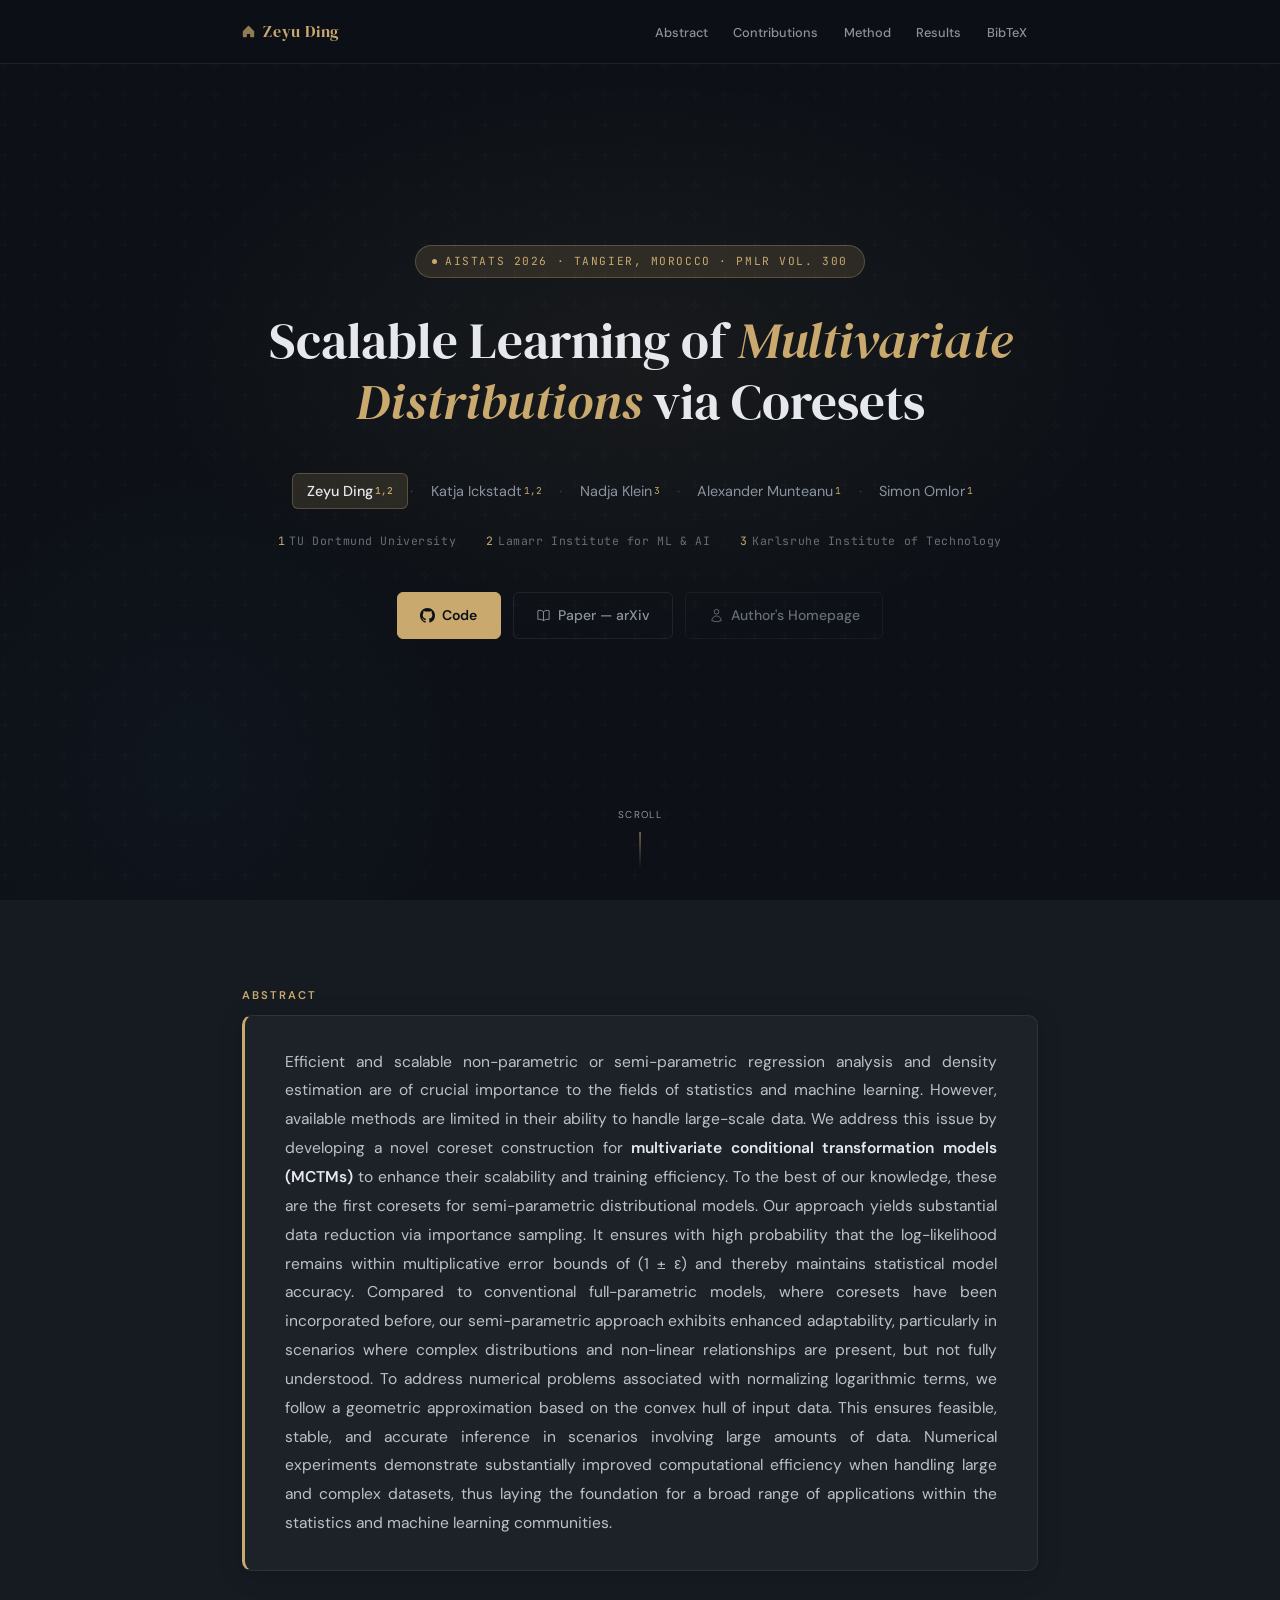
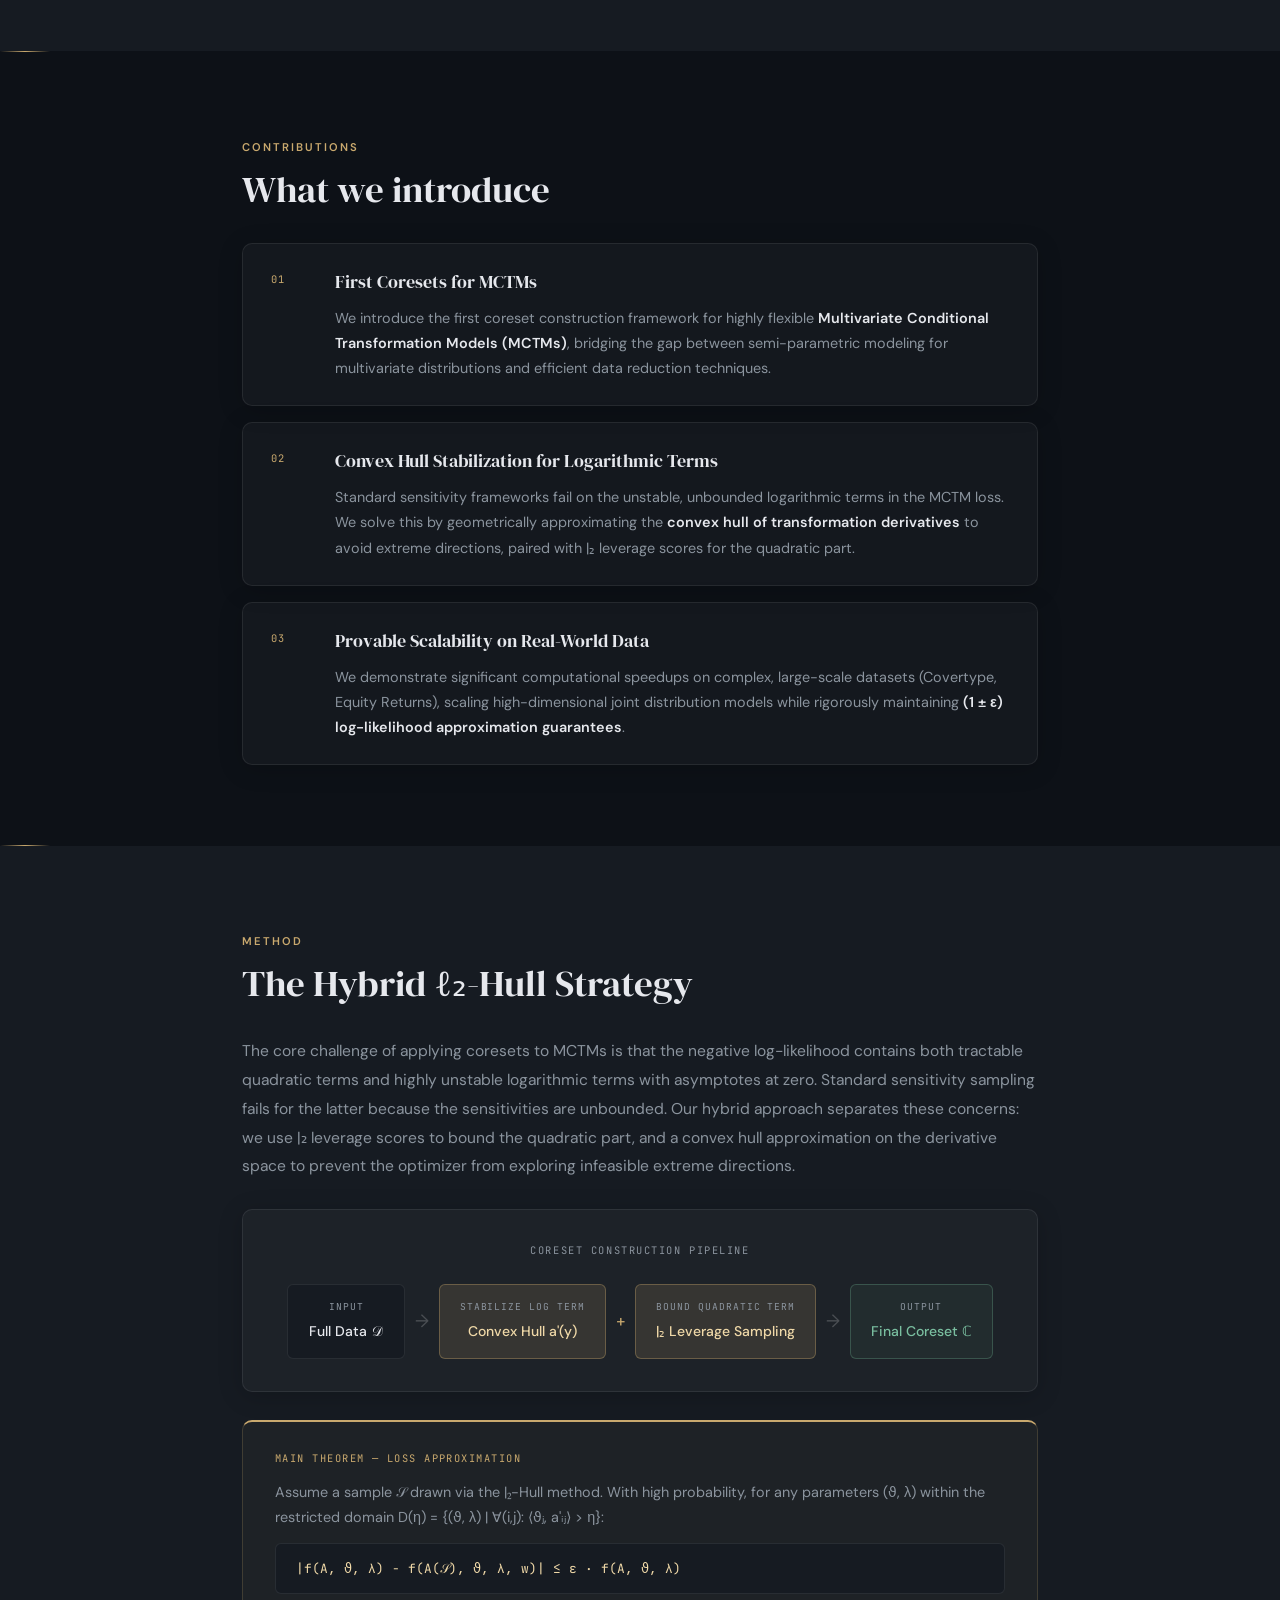
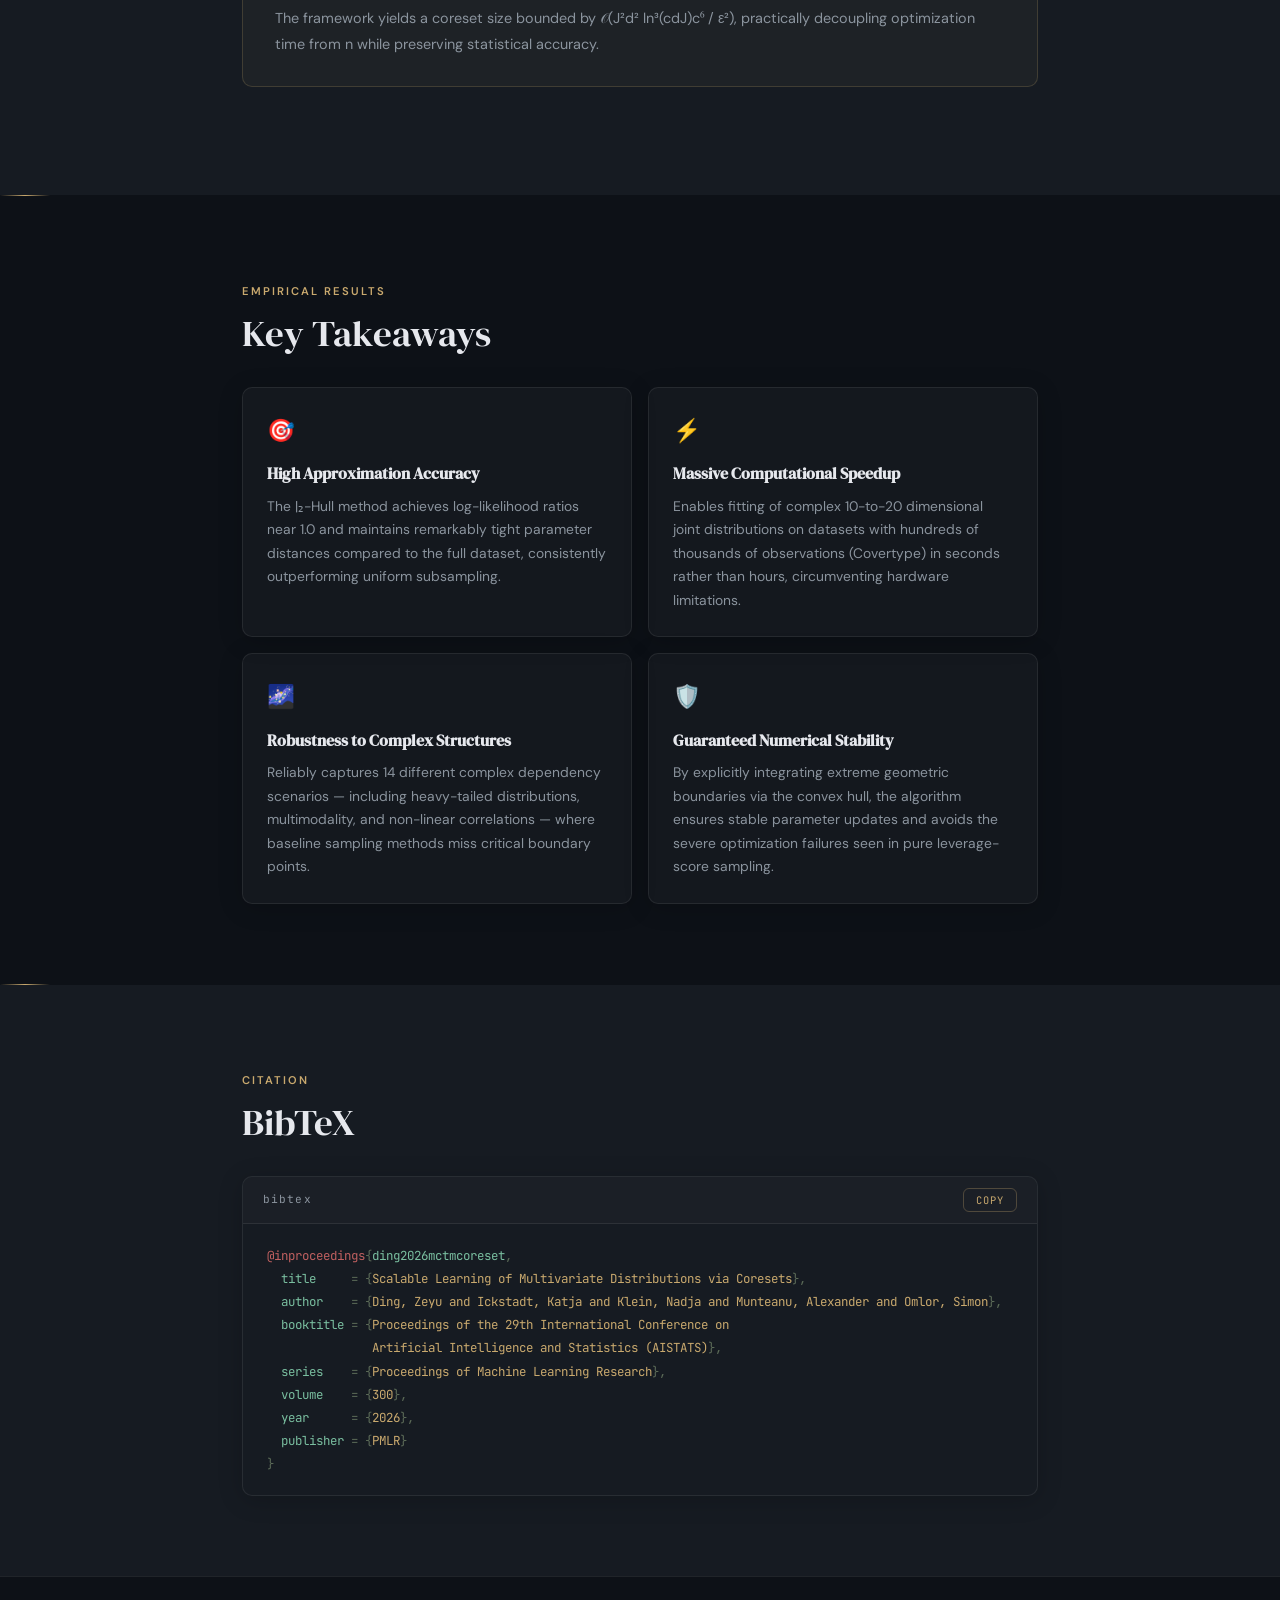
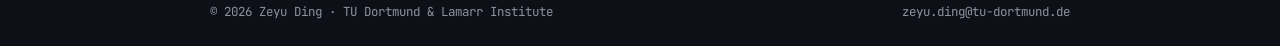
<file: mctmcoreset/index.html>
<!DOCTYPE html>
<html lang="en">
<head>
  <meta charset="UTF-8" />
  <meta name="viewport" content="width=device-width, initial-scale=1.0" />
  <meta name="description" content="Scalable Learning of Multivariate Distributions via Coresets — AISTATS 2026" />
  <title>Scalable Learning of Multivariate Distributions via Coresets</title>
  <link href="https://fonts.googleapis.com/css2?family=DM+Serif+Display:ital@0;1&family=DM+Sans:wght@300;400;500;600&family=JetBrains+Mono:wght@400;500&display=swap" rel="stylesheet" />

  <style>
    /* ── Design tokens (mirrored from main site) ── */
    :root {
      --bg-dark:       #0d1117;
      --bg-dark2:      #161b22;
      --bg-light:      #f7f6f3;
      --text-primary:  #e6e8ed;
      --text-muted:    #8b949e;
      --text-dark:     #1c2130;
      --accent:        #c9a96e;
      --accent-light:  #f0d9a8;
      --accent-dim:    rgba(201,169,110,0.15);
      --border-dark:   rgba(255,255,255,0.08);
      --nav-h:         64px;
      --radius:        10px;
      --radius-sm:     6px;
      --shadow:        0 4px 24px rgba(0,0,0,0.18);
      --shadow-lg:     0 12px 48px rgba(0,0,0,0.25);
      --transition:    0.25s cubic-bezier(0.4,0,0.2,1);
      --mono:          'JetBrains Mono', monospace;
      --serif:         'DM Serif Display', serif;
      --sans:          'DM Sans', sans-serif;
    }

    *, *::before, *::after { box-sizing: border-box; margin: 0; padding: 0; }
    html { scroll-behavior: smooth; font-size: 16px; }
    body {
      font-family: var(--sans);
      background: var(--bg-dark);
      color: var(--text-primary);
      line-height: 1.7;
      overflow-x: hidden;
    }
    a { color: inherit; text-decoration: none; }
    img { max-width: 100%; display: block; }

    .container { max-width: 860px; margin: 0 auto; padding: 0 2rem; }

    /* ── Nav ── */
    #navbar {
      position: fixed; top: 0; left: 0; right: 0; z-index: 100;
      height: var(--nav-h);
      background: rgba(13,17,23,0.92);
      backdrop-filter: blur(12px);
      border-bottom: 1px solid var(--border-dark);
      display: flex; align-items: center;
    }
    .nav-inner {
      max-width: 860px; margin: 0 auto; padding: 0 2rem;
      width: 100%; display: flex; align-items: center; justify-content: space-between;
    }
    .nav-logo {
      font-family: var(--serif); font-size: 1rem;
      color: var(--accent); letter-spacing: 0.05em;
      display: flex; align-items: center; gap: 0.5rem;
    }
    .nav-logo svg { width: 13px; height: 13px; opacity: 0.7; }
    .nav-links { display: flex; gap: 0.2rem; list-style: none; }
    .nav-links a {
      font-size: 0.8rem; font-weight: 500;
      color: rgba(230,232,237,0.6);
      padding: 0.35rem 0.7rem; border-radius: var(--radius-sm);
      transition: color var(--transition), background var(--transition);
    }
    .nav-links a:hover { color: var(--accent); }

    /* ── Hero ── */
    header {
      min-height: 100vh;
      background: var(--bg-dark);
      background-image:
        radial-gradient(ellipse 55% 45% at 50% 40%, rgba(201,169,110,0.06) 0%, transparent 70%),
        radial-gradient(ellipse 35% 55% at 15% 85%, rgba(60,100,160,0.05) 0%, transparent 60%);
      display: flex; align-items: center;
      padding: var(--nav-h) 2rem 5rem;
      position: relative; overflow: hidden; text-align: center;
    }
    header::before {
      content: ''; position: absolute; inset: 0;
      background-image: url("data:image/svg+xml,%3Csvg width='60' height='60' viewBox='0 0 60 60' xmlns='http://www.w3.org/2000/svg'%3E%3Cg fill='none' fill-rule='evenodd'%3E%3Cg fill='%23ffffff' fill-opacity='0.012'%3E%3Cpath d='M36 34v-4h-2v4h-4v2h4v4h2v-4h4v-2h-4zm0-30V0h-2v4h-4v2h4v4h2V6h4V4h-4zM6 34v-4H4v4H0v2h4v4h2v-4h4v-2H6zM6 4V0H4v4H0v2h4v4h2V6h4V4H6z'/%3E%3C/g%3E%3C/g%3E%3C/svg%3E");
      pointer-events: none;
    }
    .hero-inner { max-width: 760px; margin: 0 auto; position: relative; z-index: 1; }

    .venue-badge {
      display: inline-flex; align-items: center; gap: 0.5rem;
      font-family: var(--mono); font-size: 0.7rem; letter-spacing: 0.14em; text-transform: uppercase;
      color: var(--accent); border: 1px solid rgba(201,169,110,0.3);
      padding: 6px 16px; border-radius: 100px; background: var(--accent-dim); margin-bottom: 2rem;
    }
    .venue-badge::before { content: ''; width: 5px; height: 5px; background: var(--accent); border-radius: 50%; }

    h1 {
      font-family: var(--serif); font-size: clamp(2rem, 5vw, 3.2rem); font-weight: 400;
      line-height: 1.2; color: var(--text-primary); margin-bottom: 2.5rem;
    }
    h1 em { font-style: italic; color: var(--accent); }

    .authors {
      display: flex; flex-wrap: wrap; justify-content: center;
      gap: 0.35rem 0.15rem; margin-bottom: 1.25rem;
    }
    .author-chip {
      display: inline-flex; align-items: center;
      font-size: 0.9rem; color: var(--text-muted);
      padding: 5px 14px; border: 1px solid transparent;
      border-radius: var(--radius-sm); transition: all var(--transition);
    }
    .author-chip:hover {
      color: var(--text-primary); border-color: var(--border-dark);
      background: rgba(255,255,255,0.04);
    }
    .author-chip.me {
      color: var(--text-primary); border-color: rgba(201,169,110,0.3);
      background: var(--accent-dim); font-weight: 500;
    }
    .author-chip sup { font-size: 0.6rem; color: var(--accent); font-family: var(--mono); margin-left: 2px; }
    .author-sep { color: rgba(255,255,255,0.15); align-self: center; }

    .affiliations {
      font-family: var(--mono); font-size: 0.72rem;
      color: rgba(139,148,158,0.7); letter-spacing: 0.05em; margin-bottom: 2.5rem; line-height: 2;
    }
    .affiliations span { color: var(--accent); margin-right: 4px; }

    .actions { display: flex; flex-wrap: wrap; justify-content: center; gap: 0.75rem; }
    .btn {
      display: inline-flex; align-items: center; gap: 7px;
      font-family: var(--sans); font-size: 0.875rem; font-weight: 500;
      padding: 0.65rem 1.4rem; border-radius: var(--radius-sm);
      transition: all var(--transition); cursor: pointer;
    }
    .btn svg { width: 15px; height: 15px; flex-shrink: 0; }
    .btn-primary {
      background: var(--accent); color: var(--bg-dark);
      border: 1px solid var(--accent); font-weight: 600;
    }
    .btn-primary:hover { background: var(--accent-light); border-color: var(--accent-light); transform: translateY(-1px); }
    .btn-secondary {
      background: transparent; color: var(--text-muted); border: 1px solid var(--border-dark);
    }
    .btn-secondary:hover { color: var(--accent); border-color: rgba(201,169,110,0.35); background: var(--accent-dim); transform: translateY(-1px); }
    .btn-ghost {
      background: transparent; color: rgba(139,148,158,0.7); border: 1px solid rgba(255,255,255,0.05);
    }
    .btn-ghost:hover { color: var(--text-muted); border-color: var(--border-dark); }

    .hero-scroll {
      position: absolute; bottom: 2rem; left: 50%; transform: translateX(-50%);
      display: flex; flex-direction: column; align-items: center; gap: 0.5rem;
    }
    .hero-scroll span { font-size: 0.62rem; letter-spacing: 0.15em; text-transform: uppercase; color: var(--text-muted); }
    .scroll-line {
      width: 1px; height: 36px;
      background: linear-gradient(to bottom, var(--accent), transparent);
      animation: scrollPulse 2s ease-in-out infinite;
    }
    @keyframes scrollPulse { 0%,100% { opacity: 0.3; } 50% { opacity: 1; } }

    /* ── Sections ── */
    section { padding: 5rem 0; }
    .section-dark  { background: var(--bg-dark); }
    .section-dark2 { background: var(--bg-dark2); }

    .section-tag {
      display: inline-block; font-size: 0.7rem; font-weight: 600;
      letter-spacing: 0.18em; text-transform: uppercase; color: var(--accent); margin-bottom: 0.6rem;
    }
    h2 {
      font-family: var(--serif); font-size: clamp(1.7rem, 3vw, 2.3rem); font-weight: 400;
      color: var(--text-primary); line-height: 1.2; margin-bottom: 2rem;
    }

    /* ── Abstract ── */
    .abstract-block {
      background: rgba(255,255,255,0.03); border: 1px solid var(--border-dark);
      border-left: 3px solid var(--accent);
      padding: 2rem 2.5rem; border-radius: var(--radius); box-shadow: var(--shadow);
    }
    .abstract-block p {
      font-size: 0.975rem; color: rgba(230,232,237,0.8); line-height: 1.85; text-align: justify;
    }
    .abstract-block strong { color: var(--text-primary); font-weight: 600; }

    /* ── Contributions ── */
    .contrib-stack { display: flex; flex-direction: column; gap: 1rem; }
    .contrib-item {
      display: grid; grid-template-columns: 44px 1fr; gap: 1.25rem;
      background: rgba(255,255,255,0.03); border: 1px solid var(--border-dark);
      border-radius: var(--radius); padding: 1.5rem 1.75rem; box-shadow: var(--shadow);
      transition: background var(--transition), border-color var(--transition), transform var(--transition);
      opacity: 0; transform: translateY(14px);
    }
    .contrib-item.visible { opacity: 1; transform: none; }
    .contrib-item:hover { background: rgba(201,169,110,0.05); border-color: rgba(201,169,110,0.2); transform: translateY(-2px); }
    .contrib-num { font-family: var(--mono); font-size: 0.65rem; color: var(--accent); letter-spacing: 0.1em; padding-top: 3px; }
    .contrib-title { font-family: var(--serif); font-size: 1.1rem; color: var(--text-primary); margin-bottom: 0.5rem; }
    .contrib-desc { font-size: 0.9rem; color: var(--text-muted); line-height: 1.75; }
    .contrib-desc strong { color: var(--text-primary); font-weight: 600; }

    /* ── Method ── */
    .method-intro { font-size: 0.975rem; color: var(--text-muted); line-height: 1.85; margin-bottom: 1.75rem; }
    .method-diagram {
      background: rgba(255,255,255,0.03); border: 1px solid var(--border-dark);
      border-radius: var(--radius); padding: 2rem; box-shadow: var(--shadow); margin: 1.75rem 0;
    }
    .diagram-label {
      font-family: var(--mono); font-size: 0.65rem; letter-spacing: 0.15em; text-transform: uppercase;
      color: var(--text-muted); text-align: center; margin-bottom: 1.5rem;
    }
    .diagram-flow { display: flex; align-items: center; justify-content: center; flex-wrap: wrap; }
    .diag-node {
      background: var(--bg-dark2); border: 1px solid var(--border-dark);
      padding: 0.9rem 1.25rem; border-radius: var(--radius-sm); text-align: center; min-width: 118px;
    }
    .diag-node.highlight { border-color: rgba(201,169,110,0.35); background: var(--accent-dim); }
    .diag-node.result { border-color: rgba(100,160,130,0.35); background: rgba(100,160,130,0.08); }
    .diag-node-label {
      font-family: var(--mono); font-size: 0.6rem; letter-spacing: 0.1em; text-transform: uppercase;
      color: var(--text-muted); margin-bottom: 4px;
    }
    .diag-node-title { font-size: 0.875rem; font-weight: 500; color: var(--text-primary); }
    .diag-node.highlight .diag-node-title { color: var(--accent-light); }
    .diag-node.result .diag-node-title { color: #7abfa0; }
    .diag-arrow { font-size: 18px; color: rgba(255,255,255,0.2); padding: 0 0.6rem; flex-shrink: 0; }
    .diag-plus { font-size: 16px; color: var(--accent); padding: 0 0.6rem; font-family: var(--mono); flex-shrink: 0; }

    .theorem {
      background: rgba(201,169,110,0.05); border: 1px solid rgba(201,169,110,0.2);
      border-top: 2px solid var(--accent); padding: 1.75rem 2rem;
      border-radius: var(--radius); margin: 1.75rem 0;
    }
    .theorem-label {
      font-family: var(--mono); font-size: 0.65rem; letter-spacing: 0.14em;
      text-transform: uppercase; color: var(--accent); margin-bottom: 0.75rem;
    }
    .theorem p { font-size: 0.9rem; color: var(--text-muted); line-height: 1.8; margin-bottom: 0.75rem; }
    .theorem p:last-child { margin-bottom: 0; }
    .theorem .math {
      font-family: var(--mono); font-size: 0.8rem; background: var(--bg-dark2);
      border: 1px solid var(--border-dark); padding: 0.85rem 1.25rem; margin: 0.75rem 0;
      border-radius: var(--radius-sm); color: var(--accent-light); overflow-x: auto;
    }

    /* ── Results ── */
    .result-grid { display: grid; grid-template-columns: 1fr 1fr; gap: 1rem; }
    @media (max-width: 580px) { .result-grid { grid-template-columns: 1fr; } }
    .result-card {
      background: rgba(255,255,255,0.03); border: 1px solid var(--border-dark);
      border-radius: var(--radius); padding: 1.5rem; box-shadow: var(--shadow);
      transition: background var(--transition), border-color var(--transition), transform var(--transition);
      opacity: 0; transform: translateY(14px);
    }
    .result-card.visible { opacity: 1; transform: none; }
    .result-card:hover { background: rgba(201,169,110,0.05); border-color: rgba(201,169,110,0.2); transform: translateY(-2px); }
    .result-icon { font-size: 1.4rem; margin-bottom: 0.65rem; }
    .result-card h4 { font-family: var(--serif); font-size: 1rem; color: var(--text-primary); margin-bottom: 0.45rem; }
    .result-card p { font-size: 0.865rem; color: var(--text-muted); line-height: 1.7; }

    /* ── BibTeX ── */
    .bibtex-block {
      background: var(--bg-dark2); border: 1px solid var(--border-dark);
      border-radius: var(--radius); overflow: hidden; box-shadow: var(--shadow);
    }
    .bibtex-header {
      display: flex; align-items: center; justify-content: space-between;
      padding: 0.7rem 1.25rem; border-bottom: 1px solid var(--border-dark);
      background: rgba(255,255,255,0.02);
    }
    .bibtex-header span { font-family: var(--mono); font-size: 0.7rem; color: var(--text-muted); letter-spacing: 0.1em; }
    .copy-btn {
      font-family: var(--mono); font-size: 0.65rem; letter-spacing: 0.1em; text-transform: uppercase;
      color: var(--accent); background: none; border: 1px solid rgba(201,169,110,0.3);
      padding: 4px 12px; border-radius: var(--radius-sm); cursor: pointer; transition: all var(--transition);
    }
    .copy-btn:hover { background: var(--accent-dim); }
    .bibtex-code {
      padding: 1.25rem 1.5rem; font-family: var(--mono); font-size: 0.78rem;
      color: #5c6b58; line-height: 1.85; white-space: pre; overflow-x: auto;
    }
    .bibtex-code .at  { color: #c06060; }
    .bibtex-code .key { color: #7abfa0; }
    .bibtex-code .val { color: var(--accent); }

    /* ── Divider ── */
    .divider {
      width: 50px; height: 1px;
      background: linear-gradient(90deg, transparent, var(--accent), transparent);
      margin: 0 auto;
    }

    /* ── Footer ── */
    footer { background: var(--bg-dark); border-top: 1px solid var(--border-dark); padding: 1.5rem 2rem; }
    .footer-inner {
      max-width: 860px; margin: 0 auto; display: flex; justify-content: space-between;
      font-size: 0.78rem; color: var(--text-muted); font-family: var(--mono);
    }
    footer a { transition: color var(--transition); }
    footer a:hover { color: var(--accent); }

    /* ── Animations ── */
    @keyframes fadeUp { from { opacity:0; transform:translateY(20px); } to { opacity:1; transform:none; } }
    .fade-up { opacity: 0; animation: fadeUp 0.65s cubic-bezier(0.22,1,0.36,1) forwards; }
    .fade-up:nth-child(1) { animation-delay: 0.1s; }
    .fade-up:nth-child(2) { animation-delay: 0.22s; }
    .fade-up:nth-child(3) { animation-delay: 0.34s; }
    .fade-up:nth-child(4) { animation-delay: 0.46s; }
    .fade-up:nth-child(5) { animation-delay: 0.58s; }

    @media (max-width: 540px) {
      .nav-links { display: none; }
      header { padding-top: calc(var(--nav-h) + 1rem); }
      .abstract-block { padding: 1.5rem; }
      .contrib-item { grid-template-columns: 1fr; }
      .footer-inner { flex-direction: column; gap: 0.3rem; text-align: center; }
    }
  </style>
</head>
<body>

<nav id="navbar">
  <div class="nav-inner">
    <a class="nav-logo" href="https://zeyudsai.github.io">
      <svg viewBox="0 0 16 16" fill="currentColor"><path d="M7.293 1.293a1 1 0 011.414 0l6 6A1 1 0 0115 8v6a1 1 0 01-1 1h-3a1 1 0 01-1-1v-3H6v3a1 1 0 01-1 1H2a1 1 0 01-1-1V8a1 1 0 01.293-.707l6-6z"/></svg>
      Zeyu Ding
    </a>
    <ul class="nav-links">
      <li><a href="#abstract">Abstract</a></li>
      <li><a href="#contributions">Contributions</a></li>
      <li><a href="#method">Method</a></li>
      <li><a href="#results">Results</a></li>
      <li><a href="#bibtex">BibTeX</a></li>
    </ul>
  </div>
</nav>

<header>
  <div class="hero-inner">
    <div class="fade-up">
      <div class="venue-badge">AISTATS 2026 · Tangier, Morocco · PMLR Vol. 300</div>
    </div>
    <div class="fade-up">
      <h1>Scalable Learning of <em>Multivariate Distributions</em> via Coresets</h1>
    </div>
    <div class="fade-up">
      <div class="authors">
        <a class="author-chip me" href="https://zeyudsai.github.io">Zeyu Ding<sup>1,2</sup></a>
        <span class="author-sep">·</span>
        <a class="author-chip" href="https://biometrie.statistik.tu-dortmund.de/lehrstuhl/team/prof-dr-katja-ickstadt/">Katja Ickstadt<sup>1,2</sup></a>
        <span class="author-sep">·</span>
        <a class="author-chip" href="https://www.kleinlab.de/subpages_team/klein.html">Nadja Klein<sup>3</sup></a>
        <span class="author-sep">·</span>
        <a class="author-chip" href="https://biometrie.statistik.tu-dortmund.de/lehrstuhl/team/alexander-munteanu/">Alexander Munteanu<sup>1</sup></a>
        <span class="author-sep">·</span>
        <a class="author-chip" href="https://biometrie.statistik.tu-dortmund.de/lehrstuhl/team/simon-omlor/">Simon Omlor<sup>1</sup></a>
      </div>
    </div>
    <div class="fade-up">
      <div class="affiliations">
        <span>1</span>TU Dortmund University &nbsp;&nbsp;
        <span>2</span>Lamarr Institute for ML &amp; AI &nbsp;&nbsp;
        <span>3</span>Karlsruhe Institute of Technology
      </div>
    </div>
    <div class="fade-up">
      <div class="actions">
        <a class="btn btn-primary" href="https://github.com/zeyudsai/mctmcoreset" target="_blank" rel="noopener">
          <svg viewBox="0 0 16 16" fill="currentColor"><path d="M8 0C3.58 0 0 3.58 0 8c0 3.54 2.29 6.53 5.47 7.59.4.07.55-.17.55-.38 0-.19-.01-.82-.01-1.49-2.01.37-2.53-.49-2.69-.94-.09-.23-.48-.94-.82-1.13-.28-.15-.68-.52-.01-.53.63-.01 1.08.58 1.23.82.72 1.21 1.87.87 2.33.66.07-.52.28-.87.51-1.07-1.78-.2-3.64-.89-3.64-3.95 0-.87.31-1.59.82-2.15-.08-.2-.36-1.02.08-2.12 0 0 .67-.21 2.2.82.64-.18 1.32-.27 2-.27.68 0 1.36.09 2 .27 1.53-1.04 2.2-.82 2.2-.82.44 1.1.16 1.92.08 2.12.51.56.82 1.27.82 2.15 0 3.07-1.87 3.75-3.65 3.95.29.25.54.73.54 1.48 0 1.07-.01 1.93-.01 2.2 0 .21.15.46.55.38A8.013 8.013 0 0016 8c0-4.42-3.58-8-8-8z"/></svg>
          Code
        </a>
        <a class="btn btn-secondary" href="http://arxiv.org/abs/2603.19792" id="arxiv-btn" target="_blank" rel="noopener">
          <svg viewBox="0 0 24 24" fill="none" stroke="currentColor" stroke-width="1.5"><path d="M12 6.042A8.967 8.967 0 006 3.75c-1.052 0-2.062.18-3 .512v14.25A8.987 8.987 0 016 18c2.305 0 4.408.867 6 2.292m0-14.25a8.966 8.966 0 016-2.292c1.052 0 2.062.18 3 .512v14.25A8.987 8.987 0 0018 18a8.967 8.967 0 00-6 2.292m0-14.25v14.25"/></svg>
          Paper — arXiv
        </a>
        <a class="btn btn-ghost" href="https://zeyudsai.github.io" target="_blank" rel="noopener">
          <svg viewBox="0 0 24 24" fill="none" stroke="currentColor" stroke-width="1.5"><path d="M15.75 6a3.75 3.75 0 11-7.5 0 3.75 3.75 0 017.5 0zM4.501 20.118a7.5 7.5 0 0114.998 0A17.933 17.933 0 0112 21.75c-2.676 0-5.216-.584-7.499-1.632z"/></svg>
          Author's Homepage
        </a>
      </div>
    </div>
  </div>
  <div class="hero-scroll"><span>scroll</span><div class="scroll-line"></div></div>
</header>

<section id="abstract" class="section-dark2">
  <div class="container">
    <span class="section-tag">Abstract</span>
    <div class="abstract-block">
      <p>Efficient and scalable non-parametric or semi-parametric regression analysis and density estimation are of crucial importance to the fields of statistics and machine learning. However, available methods are limited in their ability to handle large-scale data. We address this issue by developing a novel coreset construction for <strong>multivariate conditional transformation models (MCTMs)</strong> to enhance their scalability and training efficiency. To the best of our knowledge, these are the first coresets for semi-parametric distributional models. Our approach yields substantial data reduction via importance sampling. It ensures with high probability that the log-likelihood remains within multiplicative error bounds of (1 ± ε) and thereby maintains statistical model accuracy. Compared to conventional full-parametric models, where coresets have been incorporated before, our semi-parametric approach exhibits enhanced adaptability, particularly in scenarios where complex distributions and non-linear relationships are present, but not fully understood. To address numerical problems associated with normalizing logarithmic terms, we follow a geometric approximation based on the convex hull of input data. This ensures feasible, stable, and accurate inference in scenarios involving large amounts of data. Numerical experiments demonstrate substantially improved computational efficiency when handling large and complex datasets, thus laying the foundation for a broad range of applications within the statistics and machine learning communities.</p>
    </div>
  </div>
</section>

<div class="divider" style="margin:0;"></div>

<section id="contributions" class="section-dark">
  <div class="container">
    <span class="section-tag">Contributions</span>
    <h2>What we introduce</h2>
    <div class="contrib-stack">
      <div class="contrib-item">
        <div class="contrib-num">01</div>
        <div>
          <div class="contrib-title">First Coresets for MCTMs</div>
          <p class="contrib-desc">We introduce the first coreset construction framework for highly flexible <strong>Multivariate Conditional Transformation Models (MCTMs)</strong>, bridging the gap between semi-parametric modeling for multivariate distributions and efficient data reduction techniques.</p>
        </div>
      </div>
      <div class="contrib-item">
        <div class="contrib-num">02</div>
        <div>
          <div class="contrib-title">Convex Hull Stabilization for Logarithmic Terms</div>
          <p class="contrib-desc">Standard sensitivity frameworks fail on the unstable, unbounded logarithmic terms in the MCTM loss. We solve this by geometrically approximating the <strong>convex hull of transformation derivatives</strong> to avoid extreme directions, paired with ℓ₂ leverage scores for the quadratic part.</p>
        </div>
      </div>
      <div class="contrib-item">
        <div class="contrib-num">03</div>
        <div>
          <div class="contrib-title">Provable Scalability on Real-World Data</div>
          <p class="contrib-desc">We demonstrate significant computational speedups on complex, large-scale datasets (Covertype, Equity Returns), scaling high-dimensional joint distribution models while rigorously maintaining <strong>(1 ± ε) log-likelihood approximation guarantees</strong>.</p>
        </div>
      </div>
    </div>
  </div>
</section>

<div class="divider" style="margin:0;"></div>

<section id="method" class="section-dark2">
  <div class="container">
    <span class="section-tag">Method</span>
    <h2>The Hybrid ℓ₂-Hull Strategy</h2>
    <p class="method-intro">The core challenge of applying coresets to MCTMs is that the negative log-likelihood contains both tractable quadratic terms and highly unstable logarithmic terms with asymptotes at zero. Standard sensitivity sampling fails for the latter because the sensitivities are unbounded. Our hybrid approach separates these concerns: we use ℓ₂ leverage scores to bound the quadratic part, and a convex hull approximation on the derivative space to prevent the optimizer from exploring infeasible extreme directions.</p>
    <div class="method-diagram">
      <div class="diagram-label">Coreset Construction Pipeline</div>
      <div class="diagram-flow">
        <div class="diag-node">
          <div class="diag-node-label">Input</div>
          <div class="diag-node-title">Full Data 𝒟</div>
        </div>
        <div class="diag-arrow">→</div>
        <div class="diag-node highlight">
          <div class="diag-node-label">Stabilize Log Term</div>
          <div class="diag-node-title">Convex Hull a'(y)</div>
        </div>
        <div class="diag-plus">+</div>
        <div class="diag-node highlight">
          <div class="diag-node-label">Bound Quadratic Term</div>
          <div class="diag-node-title">ℓ₂ Leverage Sampling</div>
        </div>
        <div class="diag-arrow">→</div>
        <div class="diag-node result">
          <div class="diag-node-label">Output</div>
          <div class="diag-node-title">Final Coreset ℂ</div>
        </div>
      </div>
    </div>
    <div class="theorem">
      <div class="theorem-label">Main Theorem — Loss Approximation</div>
      <p>Assume a sample 𝒮 drawn via the ℓ₂-Hull method. With high probability, for any parameters (ϑ, λ) within the restricted domain D(η) = {(ϑ, λ) | ∀(i,j): ⟨ϑⱼ, a'ᵢⱼ⟩ > η}:</p>
      <div class="math">|f(A, ϑ, λ) − f(A(𝒮), ϑ, λ, w)| ≤ ε · f(A, ϑ, λ)</div>
      <p>The framework yields a coreset size bounded by 𝒪(J²d² ln³(cdJ)c⁶ / ε²), practically decoupling optimization time from n while preserving statistical accuracy.</p>
    </div>
  </div>
</section>

<div class="divider" style="margin:0;"></div>

<section id="results" class="section-dark">
  <div class="container">
    <span class="section-tag">Empirical Results</span>
    <h2>Key Takeaways</h2>
    <div class="result-grid">
      <div class="result-card">
        <div class="result-icon">🎯</div>
        <h4>High Approximation Accuracy</h4>
        <p>The ℓ₂-Hull method achieves log-likelihood ratios near 1.0 and maintains remarkably tight parameter distances compared to the full dataset, consistently outperforming uniform subsampling.</p>
      </div>
      <div class="result-card">
        <div class="result-icon">⚡</div>
        <h4>Massive Computational Speedup</h4>
        <p>Enables fitting of complex 10-to-20 dimensional joint distributions on datasets with hundreds of thousands of observations (Covertype) in seconds rather than hours, circumventing hardware limitations.</p>
      </div>
      <div class="result-card">
        <div class="result-icon">🌌</div>
        <h4>Robustness to Complex Structures</h4>
        <p>Reliably captures 14 different complex dependency scenarios — including heavy-tailed distributions, multimodality, and non-linear correlations — where baseline sampling methods miss critical boundary points.</p>
      </div>
      <div class="result-card">
        <div class="result-icon">🛡️</div>
        <h4>Guaranteed Numerical Stability</h4>
        <p>By explicitly integrating extreme geometric boundaries via the convex hull, the algorithm ensures stable parameter updates and avoids the severe optimization failures seen in pure leverage-score sampling.</p>
      </div>
    </div>
  </div>
</section>

<div class="divider" style="margin:0;"></div>

<section id="bibtex" class="section-dark2">
  <div class="container">
    <span class="section-tag">Citation</span>
    <h2>BibTeX</h2>
    <div class="bibtex-block">
      <div class="bibtex-header">
        <span>bibtex</span>
        <button class="copy-btn" onclick="copyBibtex()">Copy</button>
      </div>
      <div class="bibtex-code"><span class="at">@inproceedings</span>{<span class="key">ding2026mctmcoreset</span>,
  <span class="key">title</span>     = {<span class="val">Scalable Learning of Multivariate Distributions via Coresets</span>},
  <span class="key">author</span>    = {<span class="val">Ding, Zeyu and Ickstadt, Katja and Klein, Nadja and Munteanu, Alexander and Omlor, Simon</span>},
  <span class="key">booktitle</span> = {<span class="val">Proceedings of the 29th International Conference on
               Artificial Intelligence and Statistics (AISTATS)</span>},
  <span class="key">series</span>    = {<span class="val">Proceedings of Machine Learning Research</span>},
  <span class="key">volume</span>    = {<span class="val">300</span>},
  <span class="key">year</span>      = {<span class="val">2026</span>},
  <span class="key">publisher</span> = {<span class="val">PMLR</span>}
}</div>
    </div>
  </div>
</section>

<footer>
  <div class="footer-inner">
    <span>© 2026 <a href="https://zeyudsai.github.io">Zeyu Ding</a> · TU Dortmund &amp; Lamarr Institute</span>
    <span><a href="mailto:zeyu.ding@tu-dortmund.de">zeyu.ding@tu-dortmund.de</a></span>
  </div>
</footer>

<script>
  // Scroll-triggered card animations
  const fadeEls = document.querySelectorAll('.contrib-item, .result-card');
  const obs = new IntersectionObserver((entries) => {
    entries.forEach((e, i) => {
      if (e.isIntersecting) {
        setTimeout(() => e.target.classList.add('visible'), i * 80);
        obs.unobserve(e.target);
      }
    });
  }, { threshold: 0.1 });
  fadeEls.forEach(el => obs.observe(el));

  // BibTeX copy
  function copyBibtex() {
    const raw = `@inproceedings{ding2026mctmcoreset,
  title     = {Scalable Learning of Multivariate Distributions via Coresets},
  author    = {Ding, Zeyu and Ickstadt, Katja and Klein, Nadja and Munteanu, Alexander and Omlor, Simon},
  booktitle = {Proceedings of the 29th International Conference on Artificial Intelligence and Statistics (AISTATS)},
  series    = {Proceedings of Machine Learning Research},
  volume    = {300},
  year      = {2026},
  publisher = {PMLR}
}`;
    navigator.clipboard.writeText(raw).then(() => {
      const btn = document.querySelector('.copy-btn');
      btn.textContent = 'Copied!';
      btn.style.color = '#7abfa0';
      btn.style.borderColor = 'rgba(122,191,160,0.4)';
      setTimeout(() => {
        btn.textContent = 'Copy';
        btn.style.color = '';
        btn.style.borderColor = '';
      }, 2000);
    });
  }
</script>
</body>
</html>
</file>
